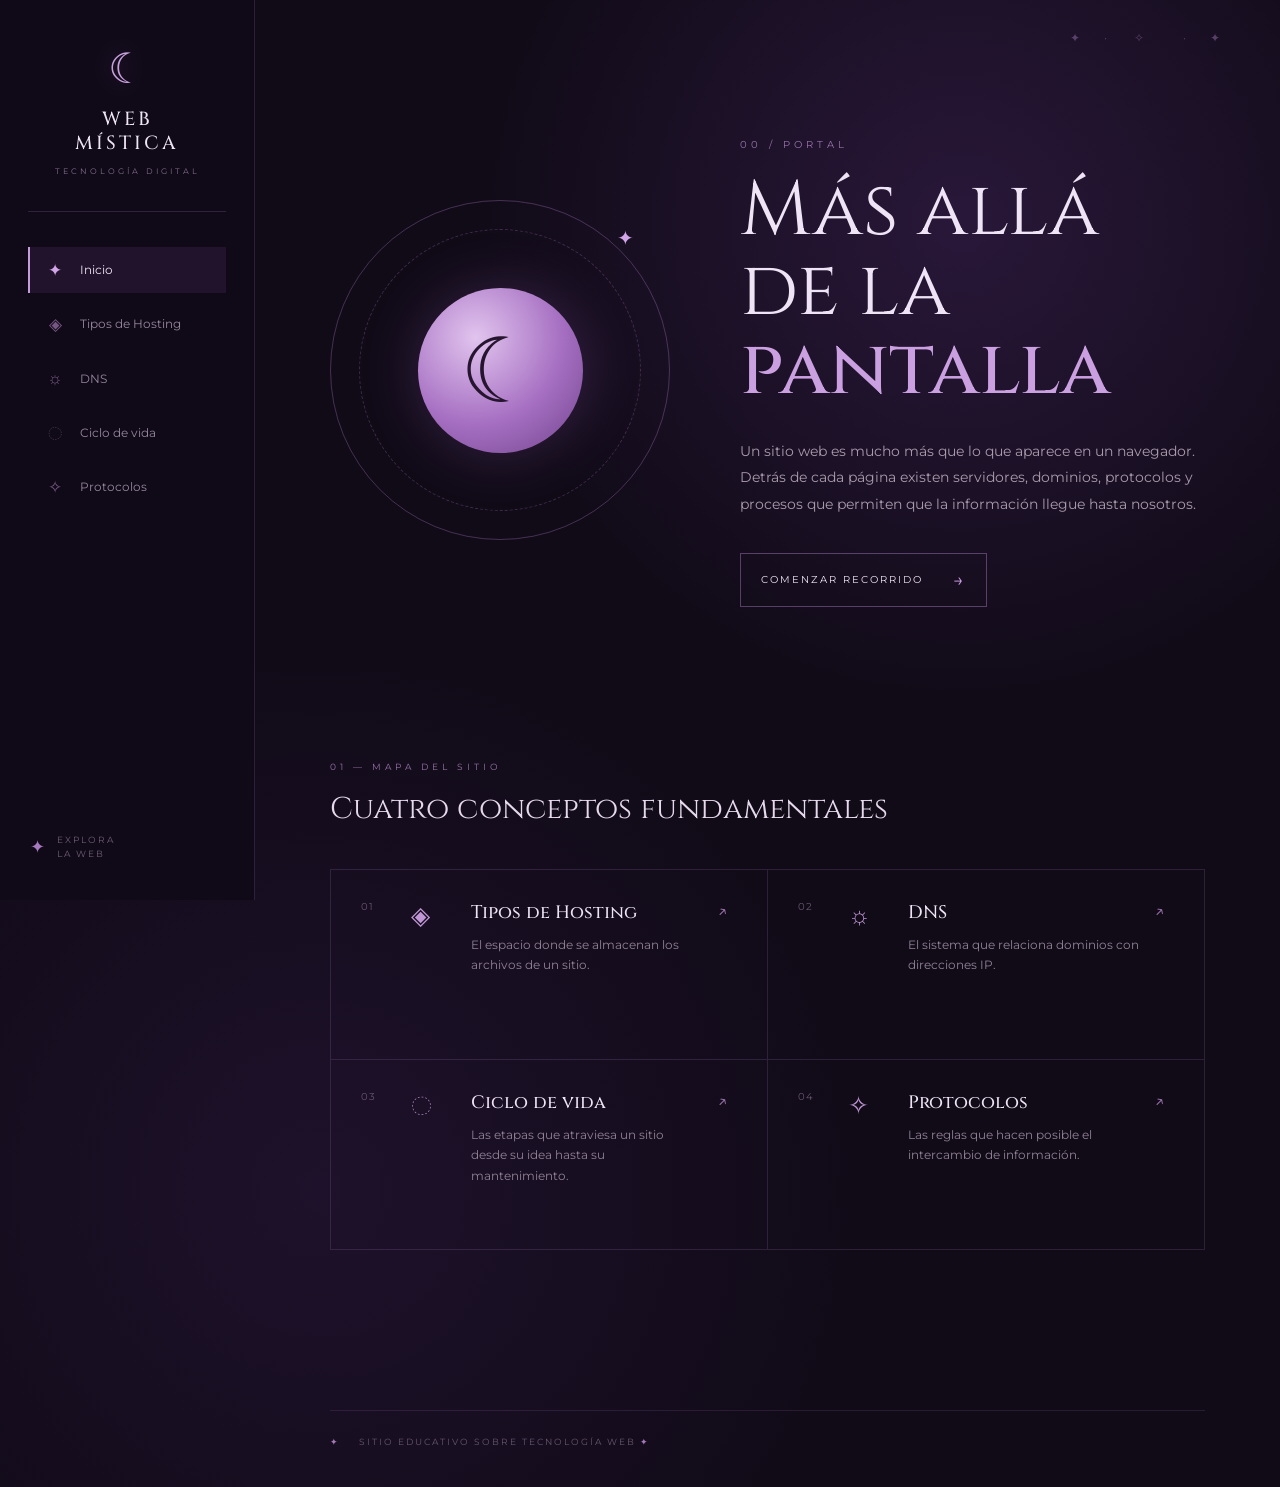
<file: index.html>
<!DOCTYPE html>
<html lang="es">

<head>
    <meta charset="UTF-8">
    <meta name="viewport" content="width=device-width, initial-scale=1.0">
    <title>Portal Web | Inicio</title>
    <link rel="stylesheet" href="estilos.css">
</head>

<body>

    <aside class="sidebar">

        <div class="marca">
            <div class="marca-simbolo">☾</div>
            <h2>WEB<br>MÍSTICA</h2>
            <span>TECNOLOGÍA DIGITAL</span>
        </div>

        <div class="linea"></div>

        <nav>
            <a href="index.html" class="seleccionado">
                <span>✦</span> Inicio
            </a>

            <a href="hosting.html">
                <span>◈</span> Tipos de Hosting
            </a>

            <a href="dns.html">
                <span>☼</span> DNS
            </a>

            <a href="ciclo-vida.html">
                <span>◌</span> Ciclo de vida
            </a>

            <a href="protocolos.html">
                <span>✧</span> Protocolos
            </a>
        </nav>

        <div class="sidebar-final">
            <span>✦</span>
            <p>Explora<br>la web</p>
        </div>

    </aside>


    <main class="principal">

        <div class="estrellas">
            ✦　　·　　 ✧　　　 ·　　✦
        </div>

        <section class="portada">

            <div class="orbita">
                <div class="orbe">☾</div>
            </div>

            <div class="intro">

                <span class="numero-tema">00 / PORTAL</span>

                <h1>
                    Más allá de la<br>
                    <strong>pantalla</strong>
                </h1>

                <p>
                    Un sitio web es mucho más que lo que aparece
                    en un navegador. Detrás de cada página existen
                    servidores, dominios, protocolos y procesos que
                    permiten que la información llegue hasta nosotros.
                </p>

                <a href="hosting.html" class="boton-principal">
                    COMENZAR RECORRIDO
                    <span>→</span>
                </a>

            </div>

        </section>


        <section class="mapa">

            <div class="encabezado-seccion">
                <span>01 — MAPA DEL SITIO</span>
                <h2>Cuatro conceptos fundamentales</h2>
            </div>


            <div class="mapa-grid">

                <a href="hosting.html" class="entrada">

                    <div class="entrada-numero">01</div>

                    <div class="entrada-icono">◈</div>

                    <div>
                        <h3>Tipos de Hosting</h3>
                        <p>
                            El espacio donde se almacenan
                            los archivos de un sitio.
                        </p>
                    </div>

                    <span class="flecha">↗</span>

                </a>


                <a href="dns.html" class="entrada">

                    <div class="entrada-numero">02</div>

                    <div class="entrada-icono">☼</div>

                    <div>
                        <h3>DNS</h3>
                        <p>
                            El sistema que relaciona dominios
                            con direcciones IP.
                        </p>
                    </div>

                    <span class="flecha">↗</span>

                </a>


                <a href="ciclo-vida.html" class="entrada">

                    <div class="entrada-numero">03</div>

                    <div class="entrada-icono">◌</div>

                    <div>
                        <h3>Ciclo de vida</h3>
                        <p>
                            Las etapas que atraviesa un sitio
                            desde su idea hasta su mantenimiento.
                        </p>
                    </div>

                    <span class="flecha">↗</span>

                </a>


                <a href="protocolos.html" class="entrada">

                    <div class="entrada-numero">04</div>

                    <div class="entrada-icono">✧</div>

                    <div>
                        <h3>Protocolos</h3>
                        <p>
                            Las reglas que hacen posible
                            el intercambio de información.
                        </p>
                    </div>

                    <span class="flecha">↗</span>

                </a>

            </div>

        </section>


        <footer>
            <span>✦</span>
            Sitio educativo sobre tecnología web
            <span>✦</span>
        </footer>

    </main>

</body>

</html>
</file>
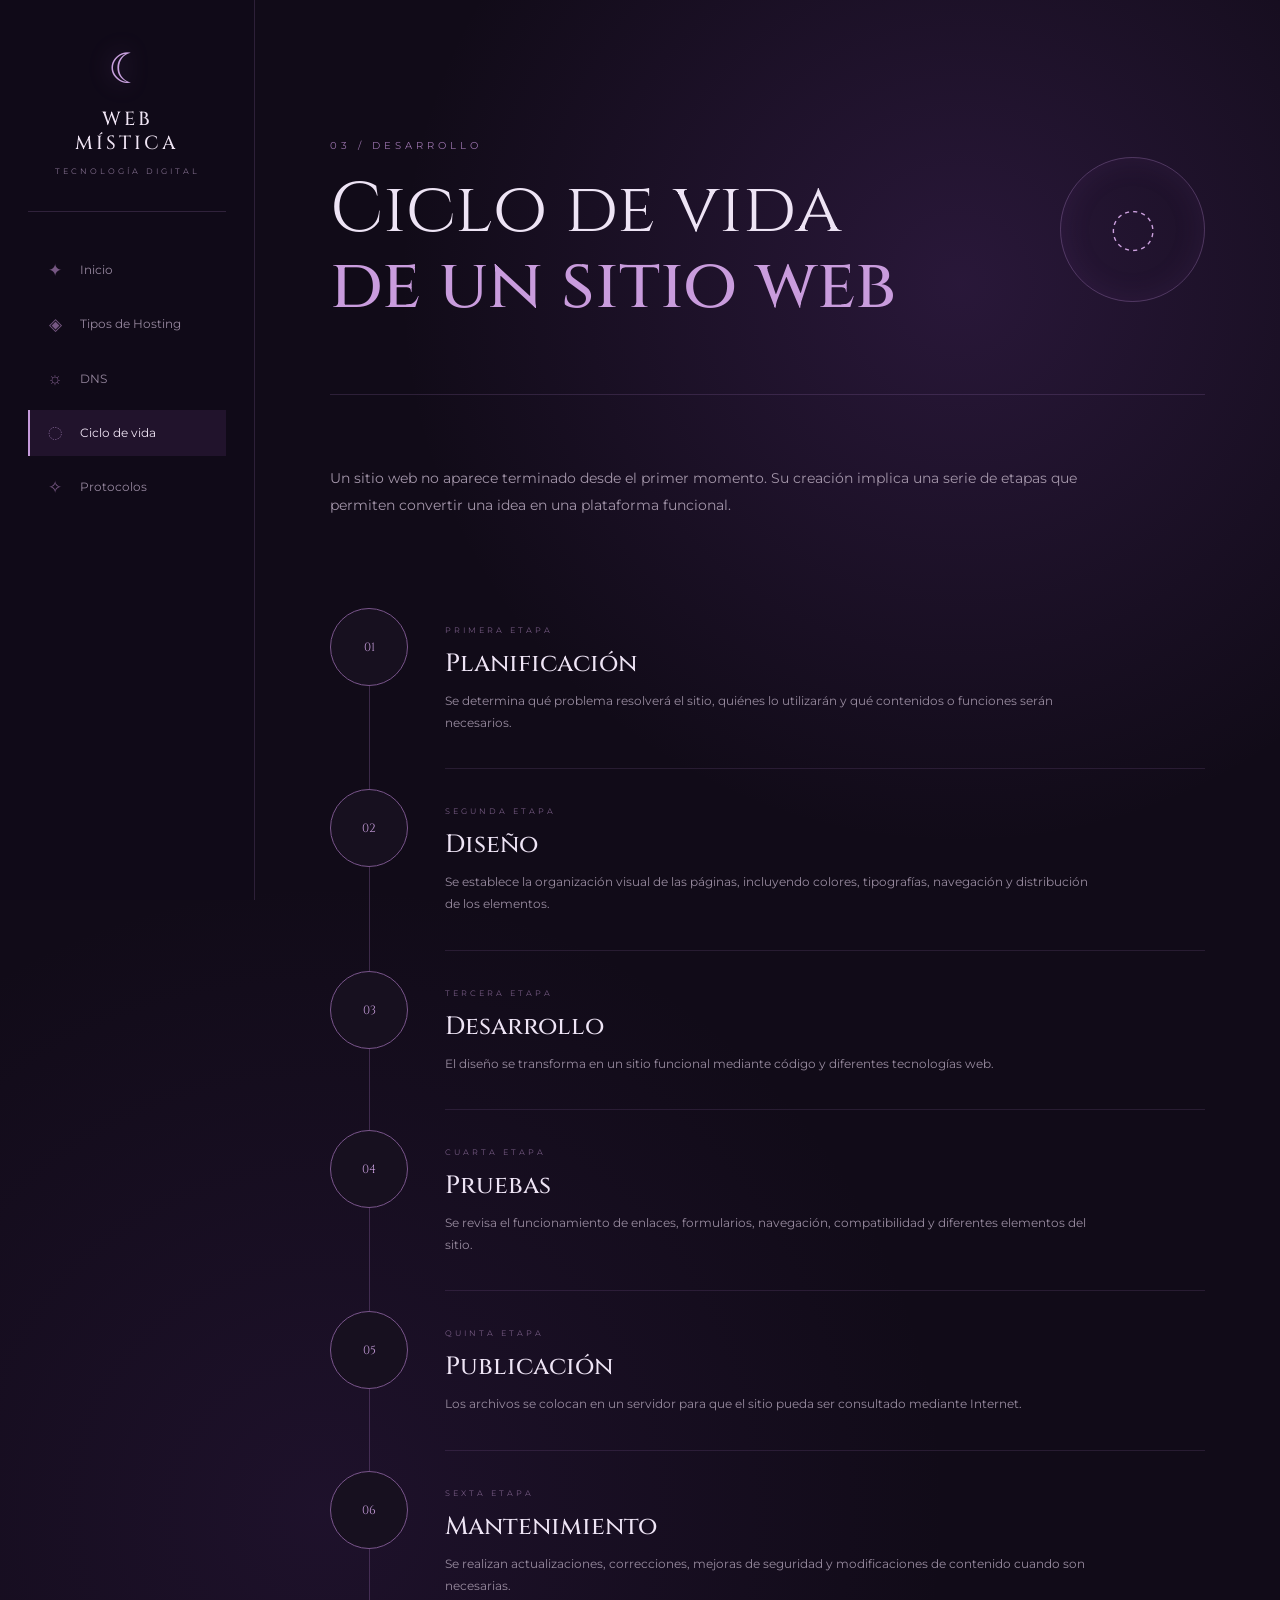
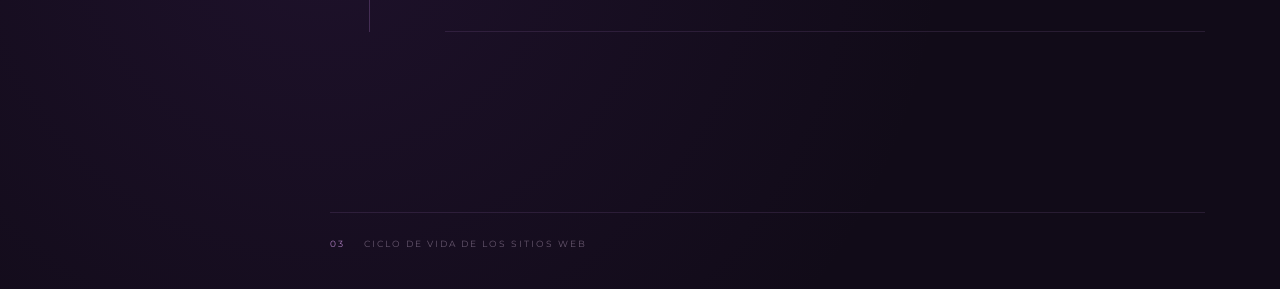
<file: ciclo-vida.html>
<!DOCTYPE html>
<html lang="es">

<head>
    <meta charset="UTF-8">
    <meta name="viewport" content="width=device-width, initial-scale=1.0">
    <title>Ciclo de vida de los sitios web</title>
    <link rel="stylesheet" href="estilos.css">
</head>

<body>

    <aside class="sidebar">

        <div class="marca">
            <div class="marca-simbolo">☾</div>
            <h2>WEB<br>MÍSTICA</h2>
            <span>TECNOLOGÍA DIGITAL</span>
        </div>

        <div class="linea"></div>

        <nav>
            <a href="index.html">
                <span>✦</span> Inicio
            </a>

            <a href="hosting.html">
                <span>◈</span> Tipos de Hosting
            </a>

            <a href="dns.html">
                <span>☼</span> DNS
            </a>

            <a href="ciclo-vida.html" class="seleccionado">
                <span>◌</span> Ciclo de vida
            </a>

            <a href="protocolos.html">
                <span>✧</span> Protocolos
            </a>
        </nav>

    </aside>


    <main class="principal">

        <section class="cabecera-tema">

            <div>

                <span class="numero-tema">03 / DESARROLLO</span>

                <h1>
                    Ciclo de vida<br>
                    <strong>de un sitio web</strong>
                </h1>

            </div>

            <div class="simbolo-grande">
                ◌
            </div>

        </section>


        <section class="ciclo-intro">

            <p>
                Un sitio web no aparece terminado desde el primer momento.
                Su creación implica una serie de etapas que permiten
                convertir una idea en una plataforma funcional.
            </p>

        </section>


        <section class="ruta">

            <div class="ruta-linea"></div>


            <article class="fase">

                <div class="fase-numero">
                    01
                </div>

                <div class="fase-contenido">

                    <span>PRIMERA ETAPA</span>

                    <h2>Planificación</h2>

                    <p>
                        Se determina qué problema resolverá el sitio,
                        quiénes lo utilizarán y qué contenidos o
                        funciones serán necesarios.
                    </p>

                </div>

            </article>


            <article class="fase">

                <div class="fase-numero">
                    02
                </div>

                <div class="fase-contenido">

                    <span>SEGUNDA ETAPA</span>

                    <h2>Diseño</h2>

                    <p>
                        Se establece la organización visual de las
                        páginas, incluyendo colores, tipografías,
                        navegación y distribución de los elementos.
                    </p>

                </div>

            </article>


            <article class="fase">

                <div class="fase-numero">
                    03
                </div>

                <div class="fase-contenido">

                    <span>TERCERA ETAPA</span>

                    <h2>Desarrollo</h2>

                    <p>
                        El diseño se transforma en un sitio funcional
                        mediante código y diferentes tecnologías web.
                    </p>

                </div>

            </article>


            <article class="fase">

                <div class="fase-numero">
                    04
                </div>

                <div class="fase-contenido">

                    <span>CUARTA ETAPA</span>

                    <h2>Pruebas</h2>

                    <p>
                        Se revisa el funcionamiento de enlaces,
                        formularios, navegación, compatibilidad y
                        diferentes elementos del sitio.
                    </p>

                </div>

            </article>


            <article class="fase">

                <div class="fase-numero">
                    05
                </div>

                <div class="fase-contenido">

                    <span>QUINTA ETAPA</span>

                    <h2>Publicación</h2>

                    <p>
                        Los archivos se colocan en un servidor para
                        que el sitio pueda ser consultado mediante
                        Internet.
                    </p>

                </div>

            </article>


            <article class="fase">

                <div class="fase-numero">
                    06
                </div>

                <div class="fase-contenido">

                    <span>SEXTA ETAPA</span>

                    <h2>Mantenimiento</h2>

                    <p>
                        Se realizan actualizaciones, correcciones,
                        mejoras de seguridad y modificaciones de
                        contenido cuando son necesarias.
                    </p>

                </div>

            </article>

        </section>


        <footer>
            <span>03</span>
            Ciclo de vida de los sitios web
        </footer>

    </main>

</body>

</html>
</file>
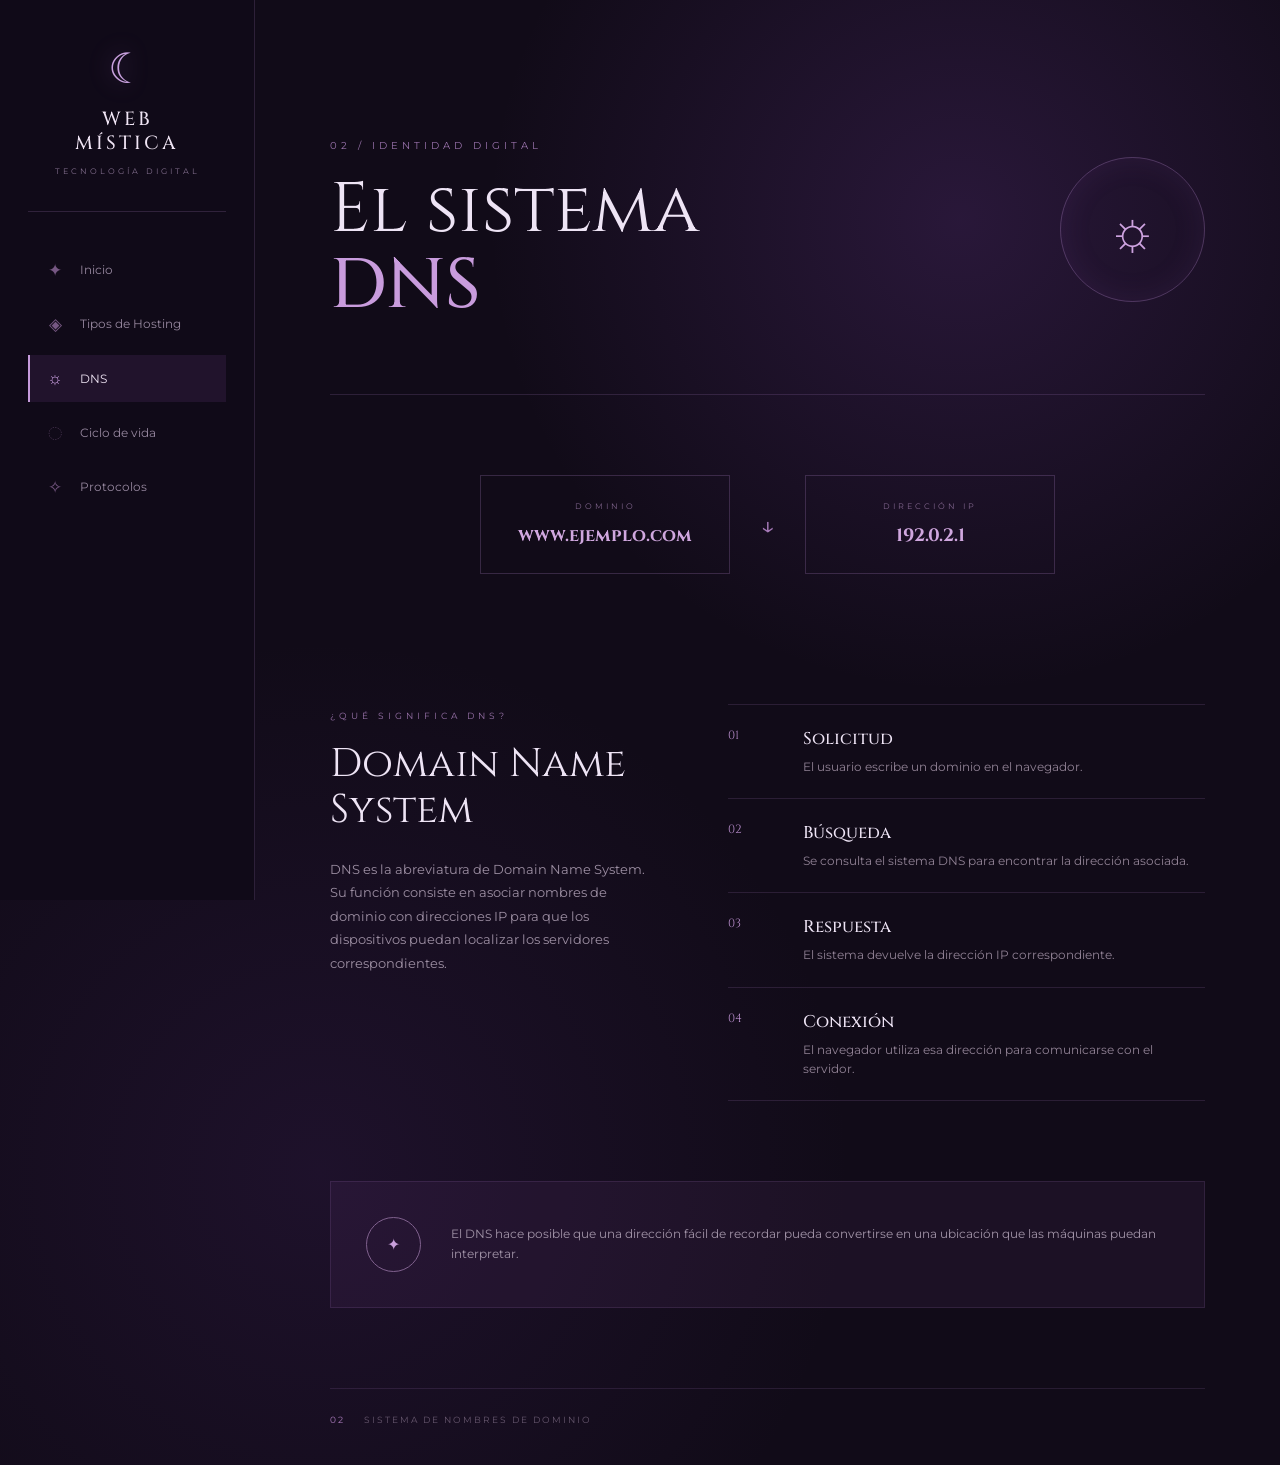
<file: dns.html>
<!DOCTYPE html>
<html lang="es">

<head>
    <meta charset="UTF-8">
    <meta name="viewport" content="width=device-width, initial-scale=1.0">
    <title>DNS</title>
    <link rel="stylesheet" href="estilos.css">
</head>

<body>

    <aside class="sidebar">

        <div class="marca">
            <div class="marca-simbolo">☾</div>
            <h2>WEB<br>MÍSTICA</h2>
            <span>TECNOLOGÍA DIGITAL</span>
        </div>

        <div class="linea"></div>

        <nav>
            <a href="index.html">
                <span>✦</span> Inicio
            </a>

            <a href="hosting.html">
                <span>◈</span> Tipos de Hosting
            </a>

            <a href="dns.html" class="seleccionado">
                <span>☼</span> DNS
            </a>

            <a href="ciclo-vida.html">
                <span>◌</span> Ciclo de vida
            </a>

            <a href="protocolos.html">
                <span>✧</span> Protocolos
            </a>
        </nav>

    </aside>


    <main class="principal">

        <section class="cabecera-tema">

            <div>

                <span class="numero-tema">02 / IDENTIDAD DIGITAL</span>

                <h1>
                    El sistema<br>
                    <strong>DNS</strong>
                </h1>

            </div>

            <div class="simbolo-grande">
                ☼
            </div>

        </section>


        <section class="dns-intro">

            <div class="dominio">
                <span>DOMINIO</span>
                <strong>www.ejemplo.com</strong>
            </div>

            <div class="conector">
                ↓
            </div>

            <div class="ip">
                <span>DIRECCIÓN IP</span>
                <strong>192.0.2.1</strong>
            </div>

        </section>


        <section class="contenido-dns">

            <div class="bloque-texto">

                <span class="pequeno-titulo">
                    ¿QUÉ SIGNIFICA DNS?
                </span>

                <h2>
                    Domain Name<br>
                    System
                </h2>

                <p>
                    DNS es la abreviatura de Domain Name System.
                    Su función consiste en asociar nombres de dominio
                    con direcciones IP para que los dispositivos puedan
                    localizar los servidores correspondientes.
                </p>

            </div>


            <div class="pasos-dns">

                <div class="paso">

                    <span>01</span>

                    <div>
                        <h3>Solicitud</h3>

                        <p>
                            El usuario escribe un dominio en
                            el navegador.
                        </p>
                    </div>

                </div>


                <div class="paso">

                    <span>02</span>

                    <div>
                        <h3>Búsqueda</h3>

                        <p>
                            Se consulta el sistema DNS para
                            encontrar la dirección asociada.
                        </p>
                    </div>

                </div>


                <div class="paso">

                    <span>03</span>

                    <div>
                        <h3>Respuesta</h3>

                        <p>
                            El sistema devuelve la dirección
                            IP correspondiente.
                        </p>
                    </div>

                </div>


                <div class="paso">

                    <span>04</span>

                    <div>
                        <h3>Conexión</h3>

                        <p>
                            El navegador utiliza esa dirección
                            para comunicarse con el servidor.
                        </p>
                    </div>

                </div>

            </div>

        </section>


        <section class="frase-destacada">

            <div class="circulo-decorativo">
                ✦
            </div>

            <p>
                El DNS hace posible que una dirección fácil de recordar
                pueda convertirse en una ubicación que las máquinas
                puedan interpretar.
            </p>

        </section>


        <footer>
            <span>02</span>
            Sistema de nombres de dominio
        </footer>

    </main>

</body>

</html>
</file>
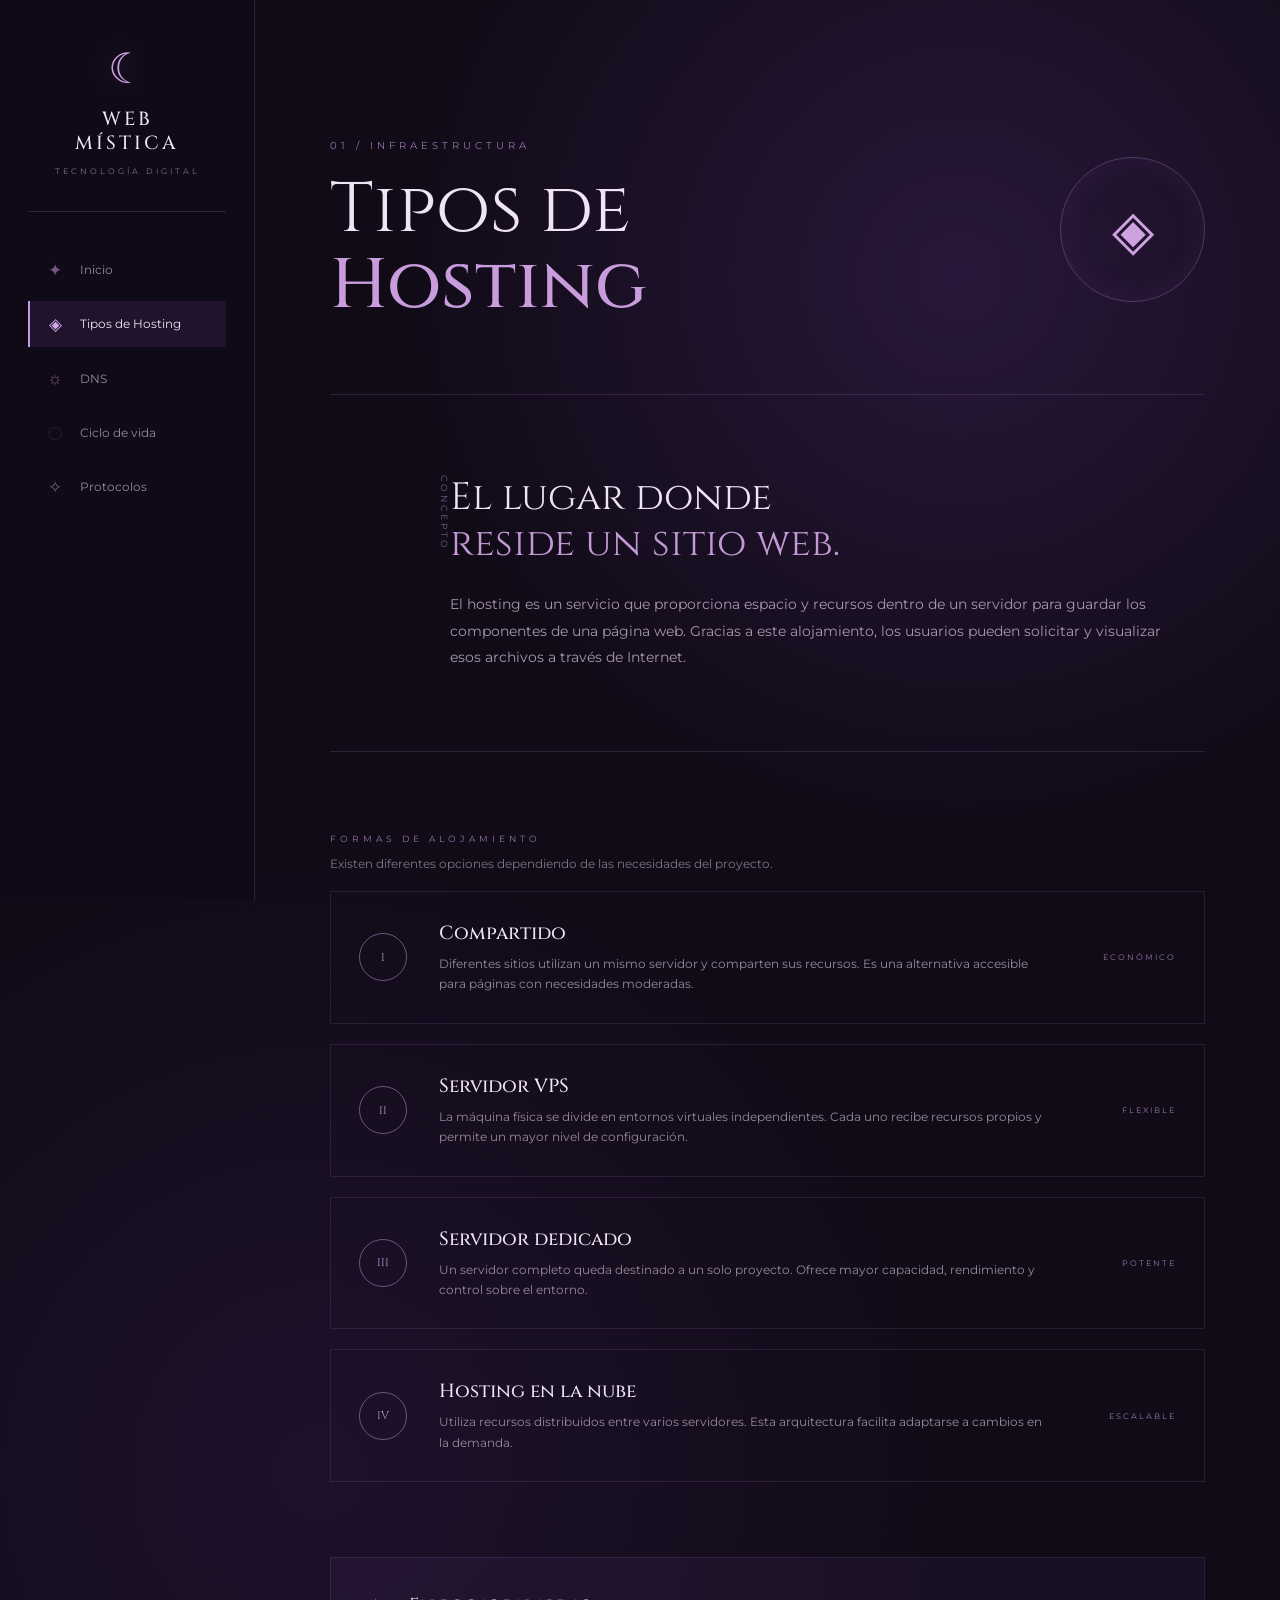
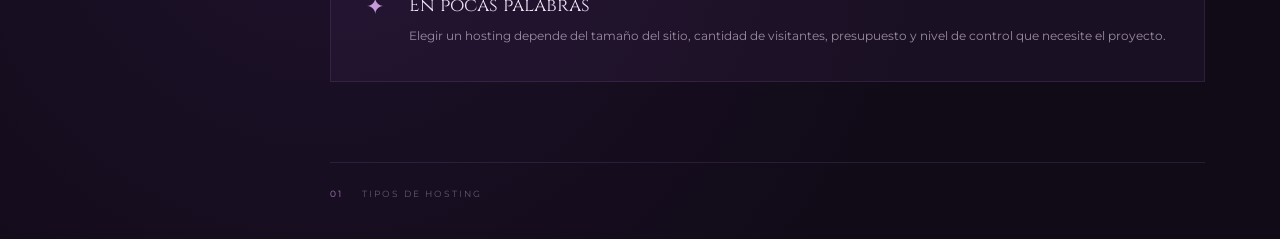
<file: hosting.html>
<!DOCTYPE html>
<html lang="es">

<head>
    <meta charset="UTF-8">
    <meta name="viewport" content="width=device-width, initial-scale=1.0">
    <title>Tipos de Hosting</title>
    <link rel="stylesheet" href="estilos.css">
</head>

<body>

    <aside class="sidebar">

        <div class="marca">
            <div class="marca-simbolo">☾</div>
            <h2>WEB<br>MÍSTICA</h2>
            <span>TECNOLOGÍA DIGITAL</span>
        </div>

        <div class="linea"></div>

        <nav>
            <a href="index.html">
                <span>✦</span> Inicio
            </a>

            <a href="hosting.html" class="seleccionado">
                <span>◈</span> Tipos de Hosting
            </a>

            <a href="dns.html">
                <span>☼</span> DNS
            </a>

            <a href="ciclo-vida.html">
                <span>◌</span> Ciclo de vida
            </a>

            <a href="protocolos.html">
                <span>✧</span> Protocolos
            </a>
        </nav>

    </aside>


    <main class="principal">

        <section class="cabecera-tema">

            <div>
                <span class="numero-tema">01 / INFRAESTRUCTURA</span>

                <h1>
                    Tipos de<br>
                    <strong>Hosting</strong>
                </h1>
            </div>

            <div class="simbolo-grande">
                ◈
            </div>

        </section>


        <section class="concepto">

            <div class="etiqueta-lateral">
                CONCEPTO
            </div>

            <div class="concepto-texto">

                <h2>
                    El lugar donde<br>
                    <span>reside un sitio web.</span>
                </h2>

                <p>
                    El hosting es un servicio que proporciona espacio
                    y recursos dentro de un servidor para guardar los
                    componentes de una página web. Gracias a este
                    alojamiento, los usuarios pueden solicitar y
                    visualizar esos archivos a través de Internet.
                </p>

            </div>

        </section>


        <section class="hosting-lista">

            <div class="titulo-lista">
                <span>FORMAS DE ALOJAMIENTO</span>
                <p>Existen diferentes opciones dependiendo de las necesidades del proyecto.</p>
            </div>


            <article class="hosting-item">

                <div class="hosting-icono">I</div>

                <div>
                    <h3>Compartido</h3>

                    <p>
                        Diferentes sitios utilizan un mismo servidor
                        y comparten sus recursos. Es una alternativa
                        accesible para páginas con necesidades moderadas.
                    </p>
                </div>

                <div class="hosting-tag">
                    ECONÓMICO
                </div>

            </article>


            <article class="hosting-item">

                <div class="hosting-icono">II</div>

                <div>
                    <h3>Servidor VPS</h3>

                    <p>
                        La máquina física se divide en entornos virtuales
                        independientes. Cada uno recibe recursos propios
                        y permite un mayor nivel de configuración.
                    </p>
                </div>

                <div class="hosting-tag">
                    FLEXIBLE
                </div>

            </article>


            <article class="hosting-item">

                <div class="hosting-icono">III</div>

                <div>
                    <h3>Servidor dedicado</h3>

                    <p>
                        Un servidor completo queda destinado a un solo
                        proyecto. Ofrece mayor capacidad, rendimiento
                        y control sobre el entorno.
                    </p>
                </div>

                <div class="hosting-tag">
                    POTENTE
                </div>

            </article>


            <article class="hosting-item">

                <div class="hosting-icono">IV</div>

                <div>
                    <h3>Hosting en la nube</h3>

                    <p>
                        Utiliza recursos distribuidos entre varios
                        servidores. Esta arquitectura facilita adaptarse
                        a cambios en la demanda.
                    </p>
                </div>

                <div class="hosting-tag">
                    ESCALABLE
                </div>

            </article>

        </section>


        <section class="nota">

            <span>✦</span>

            <div>
                <h3>En pocas palabras</h3>

                <p>
                    Elegir un hosting depende del tamaño del sitio,
                    cantidad de visitantes, presupuesto y nivel de
                    control que necesite el proyecto.
                </p>
            </div>

        </section>


        <footer>
            <span>01</span>
            Tipos de Hosting
        </footer>

    </main>

</body>

</html>
</file>
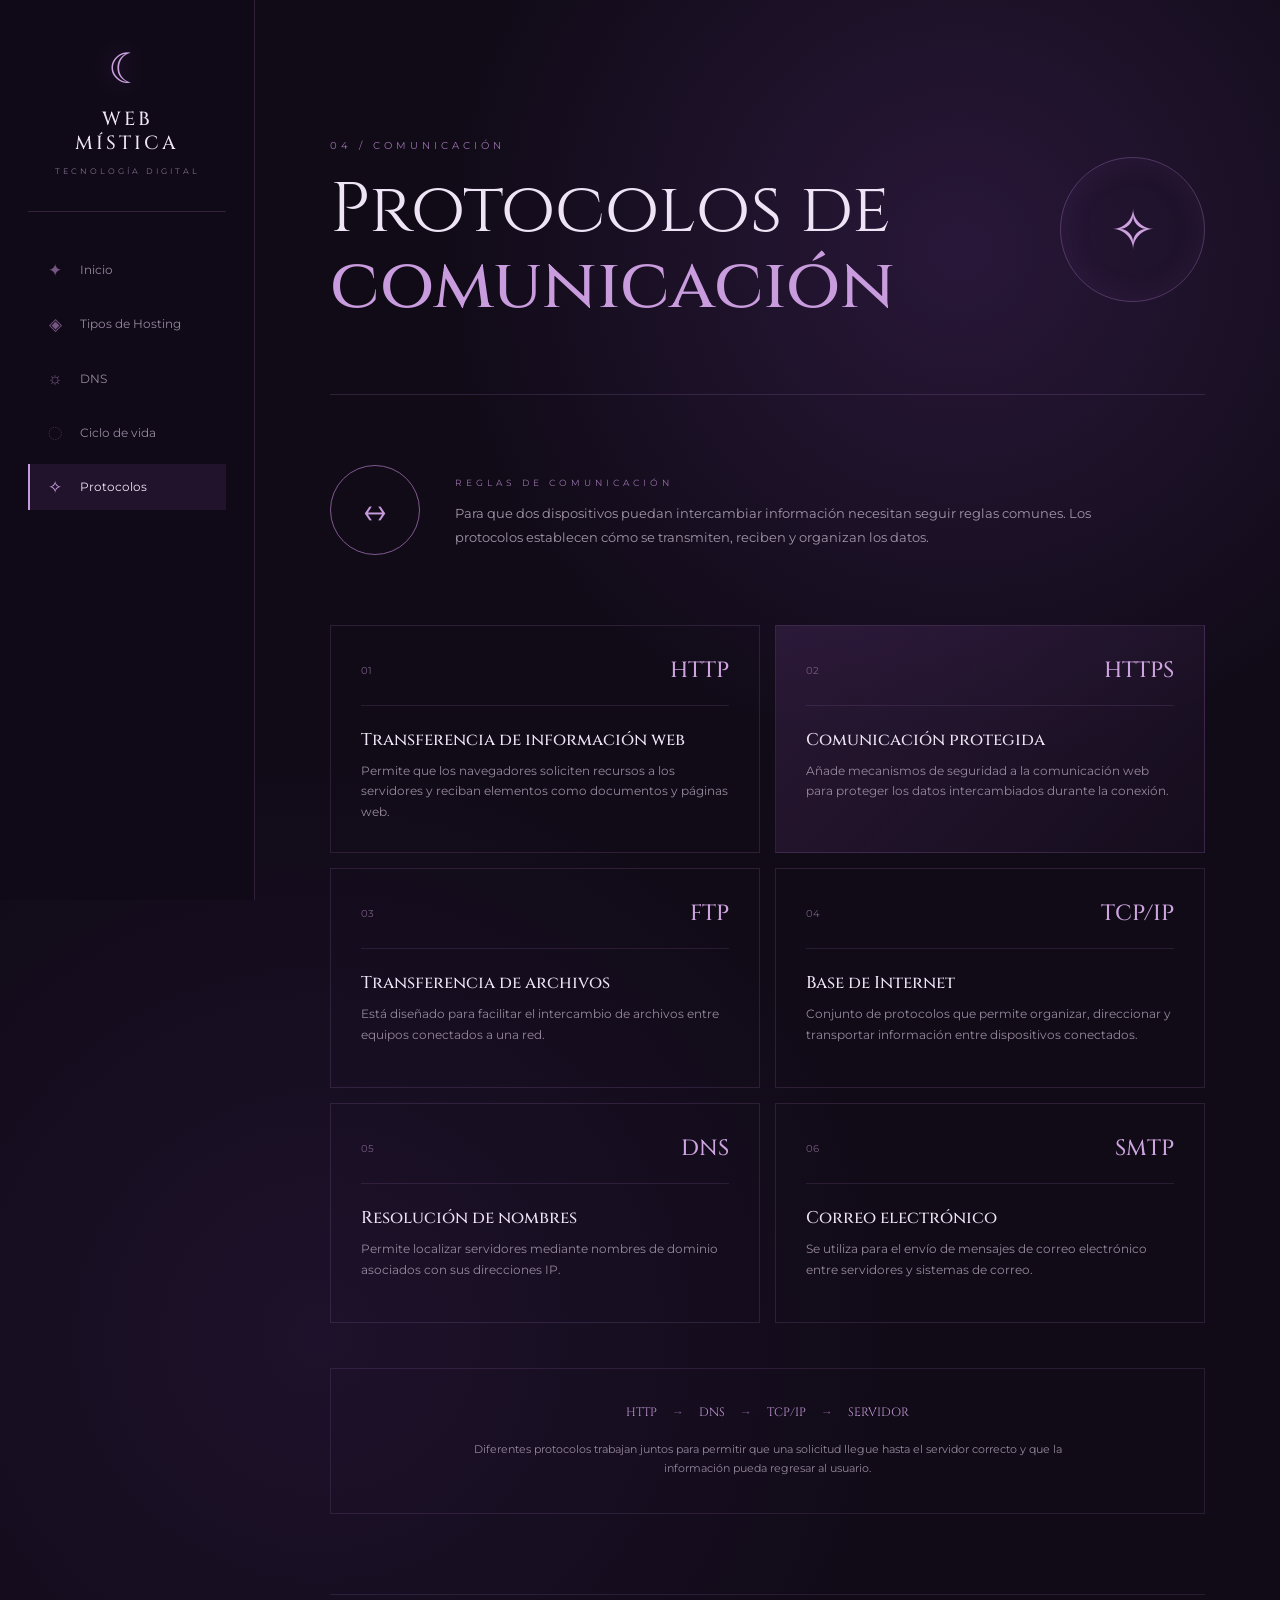
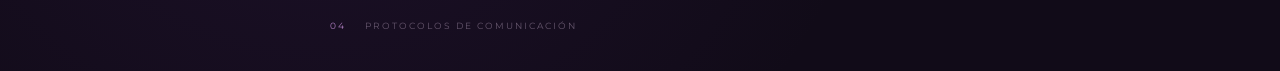
<file: protocolos.html>
<!DOCTYPE html>
<html lang="es">

<head>
    <meta charset="UTF-8">
    <meta name="viewport" content="width=device-width, initial-scale=1.0">
    <title>Protocolos de comunicación</title>
    <link rel="stylesheet" href="estilos.css">
</head>

<body>

    <aside class="sidebar">

        <div class="marca">
            <div class="marca-simbolo">☾</div>
            <h2>WEB<br>MÍSTICA</h2>
            <span>TECNOLOGÍA DIGITAL</span>
        </div>

        <div class="linea"></div>

        <nav>

            <a href="index.html">
                <span>✦</span> Inicio
            </a>

            <a href="hosting.html">
                <span>◈</span> Tipos de Hosting
            </a>

            <a href="dns.html">
                <span>☼</span> DNS
            </a>

            <a href="ciclo-vida.html">
                <span>◌</span> Ciclo de vida
            </a>

            <a href="protocolos.html" class="seleccionado">
                <span>✧</span> Protocolos
            </a>

        </nav>

    </aside>


    <main class="principal">

        <section class="cabecera-tema">

            <div>

                <span class="numero-tema">04 / COMUNICACIÓN</span>

                <h1>
                    Protocolos de<br>
                    <strong>comunicación</strong>
                </h1>

            </div>

            <div class="simbolo-grande">
                ✧
            </div>

        </section>


        <section class="protocolos-intro">

            <div class="protocolo-circulo">
                ↔
            </div>

            <div>

                <span class="pequeno-titulo">
                    REGLAS DE COMUNICACIÓN
                </span>

                <p>
                    Para que dos dispositivos puedan intercambiar
                    información necesitan seguir reglas comunes.
                    Los protocolos establecen cómo se transmiten,
                    reciben y organizan los datos.
                </p>

            </div>

        </section>


        <section class="protocolo-matriz">


            <article class="protocolo-card">

                <div class="protocolo-top">
                    <span>01</span>
                    <strong>HTTP</strong>
                </div>

                <h3>Transferencia de información web</h3>

                <p>
                    Permite que los navegadores soliciten recursos
                    a los servidores y reciban elementos como
                    documentos y páginas web.
                </p>

            </article>


            <article class="protocolo-card destacado">

                <div class="protocolo-top">
                    <span>02</span>
                    <strong>HTTPS</strong>
                </div>

                <h3>Comunicación protegida</h3>

                <p>
                    Añade mecanismos de seguridad a la comunicación
                    web para proteger los datos intercambiados
                    durante la conexión.
                </p>

            </article>


            <article class="protocolo-card">

                <div class="protocolo-top">
                    <span>03</span>
                    <strong>FTP</strong>
                </div>

                <h3>Transferencia de archivos</h3>

                <p>
                    Está diseñado para facilitar el intercambio
                    de archivos entre equipos conectados a una red.
                </p>

            </article>


            <article class="protocolo-card">

                <div class="protocolo-top">
                    <span>04</span>
                    <strong>TCP/IP</strong>
                </div>

                <h3>Base de Internet</h3>

                <p>
                    Conjunto de protocolos que permite organizar,
                    direccionar y transportar información entre
                    dispositivos conectados.
                </p>

            </article>


            <article class="protocolo-card">

                <div class="protocolo-top">
                    <span>05</span>
                    <strong>DNS</strong>
                </div>

                <h3>Resolución de nombres</h3>

                <p>
                    Permite localizar servidores mediante nombres
                    de dominio asociados con sus direcciones IP.
                </p>

            </article>


            <article class="protocolo-card">

                <div class="protocolo-top">
                    <span>06</span>
                    <strong>SMTP</strong>
                </div>

                <h3>Correo electrónico</h3>

                <p>
                    Se utiliza para el envío de mensajes de correo
                    electrónico entre servidores y sistemas de correo.
                </p>

            </article>


        </section>


        <section class="conexion">

            <div class="conexion-linea">
                <span>HTTP</span>
                <i>→</i>
                <span>DNS</span>
                <i>→</i>
                <span>TCP/IP</span>
                <i>→</i>
                <span>SERVIDOR</span>
            </div>

            <p>
                Diferentes protocolos trabajan juntos para permitir
                que una solicitud llegue hasta el servidor correcto
                y que la información pueda regresar al usuario.
            </p>

        </section>


        <footer>
            <span>04</span>
            Protocolos de comunicación
        </footer>

    </main>

</body>

</html>
</file>
<file: estilos.css>
@import url('https://fonts.googleapis.com/css2?family=Cinzel:wght@400;500;600&family=Montserrat:wght@300;400;500;600&display=swap');


/* =====================================
   CONFIGURACIÓN GENERAL
   ===================================== */

* {
    margin: 0;
    padding: 0;
    box-sizing: border-box;
}

html {
    scroll-behavior: smooth;
}

body {
    background:
        radial-gradient(
            circle at 75% 15%,
            rgba(126, 67, 174, 0.22),
            transparent 30%
        ),
        radial-gradient(
            circle at 25% 80%,
            rgba(82, 42, 119, 0.2),
            transparent 35%
        ),
        #110b18;

    color: #eee4f5;
    font-family: 'Montserrat', sans-serif;
    min-height: 100vh;
}


/* =====================================
   BARRA LATERAL
   ===================================== */

.sidebar {
    position: fixed;
    left: 0;
    top: 0;

    width: 255px;
    height: 100vh;

    padding: 42px 28px;

    background: rgba(17, 11, 24, 0.96);

    border-right: 1px solid rgba(197, 151, 230, 0.16);

    z-index: 20;
}


.marca {
    text-align: center;
}

.marca-simbolo {
    font-size: 42px;
    color: #c9a1df;

    margin-bottom: 14px;

    text-shadow:
        0 0 25px rgba(193, 131, 226, 0.4);
}

.marca h2 {
    font-family: 'Cinzel', serif;

    font-size: 19px;
    font-weight: 500;

    line-height: 1.25;

    letter-spacing: 3px;

    color: #f0e5f5;
}

.marca span {
    display: block;

    margin-top: 10px;

    color: #826e8e;

    font-size: 8px;

    letter-spacing: 3px;
}


.linea {
    height: 1px;

    background: rgba(193, 143, 220, 0.18);

    margin: 35px 0;
}


/* =====================================
   NAVEGACIÓN
   ===================================== */

.sidebar nav {
    display: flex;

    flex-direction: column;

    gap: 8px;
}

.sidebar nav a {
    display: flex;

    align-items: center;

    gap: 15px;

    padding: 13px 15px;

    color: #96879f;

    text-decoration: none;

    font-size: 12px;

    border-left: 2px solid transparent;

    transition: 0.3s;
}

.sidebar nav a span {
    width: 20px;

    color: #765783;

    font-size: 17px;

    text-align: center;
}

.sidebar nav a:hover {
    color: #e5d5ed;

    background: rgba(120, 74, 148, 0.1);
}

.sidebar nav a.seleccionado {
    color: #f0e5f5;

    background: rgba(126, 72, 158, 0.16);

    border-left-color: #c69bdc;
}

.sidebar nav a.seleccionado span {
    color: #d1a5e8;
}


/* =====================================
   PARTE FINAL SIDEBAR
   ===================================== */

.sidebar-final {
    position: absolute;

    bottom: 40px;

    left: 30px;

    display: flex;

    align-items: center;

    gap: 12px;

    color: #6f5e77;
}

.sidebar-final span {
    color: #a779be;

    font-size: 18px;
}

.sidebar-final p {
    font-size: 9px;

    line-height: 1.5;

    text-transform: uppercase;

    letter-spacing: 2px;
}


/* =====================================
   CONTENIDO PRINCIPAL
   ===================================== */

.principal {
    margin-left: 255px;

    min-height: 100vh;

    max-width: 1200px;

    padding: 65px 75px 40px;

    position: relative;
}


/* =====================================
   ESTRELLAS
   ===================================== */

.estrellas {
    position: absolute;

    top: 30px;

    right: 60px;

    color: #a67abb;

    opacity: 0.45;

    font-size: 12px;
}


/* =====================================
   PORTADA
   ===================================== */

.portada {
    min-height: 610px;

    display: grid;

    grid-template-columns: 0.8fr 1.2fr;

    align-items: center;

    gap: 70px;
}


.orbita {
    width: 340px;
    height: 340px;

    border-radius: 50%;

    border: 1px solid rgba(190, 137, 219, 0.3);

    position: relative;

    margin: auto;

    display: flex;

    align-items: center;

    justify-content: center;
}

.orbita::before {
    content: "";

    position: absolute;

    width: 280px;
    height: 280px;

    border-radius: 50%;

    border: 1px dashed rgba(190, 137, 219, 0.25);
}

.orbita::after {
    content: "✦";

    position: absolute;

    top: 25px;
    right: 35px;

    color: #d1a5e8;

    font-size: 20px;
}


.orbe {
    width: 165px;
    height: 165px;

    border-radius: 50%;

    display: flex;

    justify-content: center;

    align-items: center;

    font-size: 90px;

    color: #26152f;

    background:
        radial-gradient(
            circle at 35% 30%,
            #e1c4ee,
            #a66fc2 55%,
            #70438b
        );

    box-shadow:
        0 0 55px rgba(169, 102, 204, 0.25);
}


/* =====================================
   TEXTOS DE PORTADA
   ===================================== */

.numero-tema {
    color: #9972ab;

    font-size: 10px;

    letter-spacing: 4px;
}

.intro h1 {
    margin-top: 20px;

    font-family: 'Cinzel', serif;

    font-size: clamp(48px, 6vw, 78px);

    line-height: 1.03;

    font-weight: 400;
}

.intro h1 strong {
    color: #cba0e1;

    font-weight: 500;
}

.intro p {
    max-width: 570px;

    margin-top: 28px;

    color: #aa9bad;

    font-size: 14px;

    line-height: 1.9;
}


.boton-principal {
    display: inline-flex;

    align-items: center;

    gap: 30px;

    margin-top: 35px;

    padding: 15px 20px;

    color: #eee3f3;

    border: 1px solid rgba(190, 139, 217, 0.4);

    text-decoration: none;

    font-size: 10px;

    letter-spacing: 2px;

    transition: 0.3s;
}

.boton-principal span {
    color: #c99bdf;

    font-size: 18px;
}

.boton-principal:hover {
    background: rgba(137, 79, 164, 0.2);

    transform: translateX(5px);
}


/* =====================================
   MAPA DEL SITIO
   ===================================== */

.mapa {
    padding: 80px 0;
}

.encabezado-seccion span,
.titulo-lista span,
.pequeno-titulo {
    color: #9872a9;

    font-size: 9px;

    letter-spacing: 4px;
}

.encabezado-seccion h2 {
    font-family: 'Cinzel', serif;

    font-size: 30px;

    font-weight: 400;

    margin-top: 15px;

    color: #e7d9ed;
}


.mapa-grid {
    margin-top: 40px;

    display: grid;

    grid-template-columns: repeat(2, 1fr);

    border-top: 1px solid rgba(193, 143, 220, 0.16);

    border-left: 1px solid rgba(193, 143, 220, 0.16);
}

.entrada {
    min-height: 190px;

    padding: 30px;

    display: grid;

    grid-template-columns: 35px 45px 1fr 20px;

    align-items: start;

    gap: 15px;

    color: inherit;

    text-decoration: none;

    border-right: 1px solid rgba(193, 143, 220, 0.16);

    border-bottom: 1px solid rgba(193, 143, 220, 0.16);

    transition: 0.3s;
}

.entrada:hover {
    background: rgba(128, 72, 153, 0.12);
}

.entrada-numero {
    color: #66546e;

    font-size: 10px;

    letter-spacing: 1px;
}

.entrada-icono {
    color: #c096d5;

    font-size: 25px;
}

.entrada h3 {
    font-family: 'Cinzel', serif;

    font-size: 18px;

    font-weight: 500;

    margin-bottom: 10px;
}

.entrada p {
    color: #918296;

    font-size: 12px;

    line-height: 1.7;
}

.flecha {
    color: #9670a7;

    font-size: 18px;
}


/* =====================================
   CABECERAS INTERNAS
   ===================================== */

.cabecera-tema {
    min-height: 330px;

    display: flex;

    align-items: center;

    justify-content: space-between;

    border-bottom: 1px solid rgba(193, 143, 220, 0.16);
}

.cabecera-tema h1 {
    font-family: 'Cinzel', serif;

    font-size: clamp(45px, 6vw, 70px);

    font-weight: 400;

    line-height: 1.08;

    margin-top: 20px;
}

.cabecera-tema h1 strong {
    color: #c99cdd;

    font-weight: 500;
}

.simbolo-grande {
    width: 145px;
    height: 145px;

    border: 1px solid rgba(192, 143, 219, 0.3);

    border-radius: 50%;

    display: flex;

    justify-content: center;

    align-items: center;

    color: #cda2df;

    font-size: 55px;

    box-shadow:
        inset 0 0 30px rgba(135, 74, 164, 0.12);
}


/* =====================================
   SECCIÓN CONCEPTO
   ===================================== */

.concepto {
    display: grid;

    grid-template-columns: 120px 1fr;

    padding: 80px 0;

    border-bottom: 1px solid rgba(193, 143, 220, 0.16);
}

.etiqueta-lateral {
    color: #795d87;

    font-size: 9px;

    letter-spacing: 3px;

    writing-mode: vertical-rl;
}

.concepto-texto h2 {
    font-family: 'Cinzel', serif;

    font-size: 38px;

    font-weight: 400;

    line-height: 1.2;
}

.concepto-texto h2 span {
    color: #c39ad6;
}

.concepto-texto p {
    max-width: 720px;

    margin-top: 25px;

    color: #a997ac;

    font-size: 14px;

    line-height: 1.9;
}


/* =====================================
   LISTA HOSTING
   ===================================== */

.hosting-lista {
    padding: 75px 0;
}

.titulo-lista p {
    color: #827285;

    font-size: 12px;

    margin-top: 10px;
}

.hosting-item {
    margin-top: 20px;

    padding: 28px;

    display: grid;

    grid-template-columns: 55px 1fr 100px;

    gap: 25px;

    align-items: center;

    border: 1px solid rgba(193, 143, 220, 0.13);

    transition: 0.3s;
}

.hosting-item:hover {
    background: rgba(123, 70, 148, 0.1);

    border-color: rgba(193, 143, 220, 0.3);
}

.hosting-icono {
    width: 48px;
    height: 48px;

    border-radius: 50%;

    border: 1px solid #725180;

    display: flex;

    align-items: center;
    justify-content: center;

    color: #c197d4;

    font-family: 'Cinzel', serif;

    font-size: 11px;
}

.hosting-item h3 {
    font-family: 'Cinzel', serif;

    font-size: 19px;

    font-weight: 500;

    margin-bottom: 8px;
}

.hosting-item p {
    color: #96899b;

    font-size: 12px;

    line-height: 1.7;
}

.hosting-tag {
    color: #9874a8;

    font-size: 8px;

    letter-spacing: 2px;

    text-align: right;
}


/* =====================================
   NOTA
   ===================================== */

.nota {
    padding: 35px;

    display: flex;

    align-items: flex-start;

    gap: 25px;

    background: rgba(111, 61, 135, 0.1);

    border: 1px solid rgba(193, 143, 220, 0.12);
}

.nota > span {
    color: #c49ada;

    font-size: 22px;
}

.nota h3 {
    font-family: 'Cinzel', serif;

    font-weight: 400;

    margin-bottom: 8px;
}

.nota p {
    color: #9b8ba1;

    font-size: 12px;

    line-height: 1.7;
}


/* =====================================
   DNS
   ===================================== */

.dns-intro {
    padding: 80px 0;

    display: flex;

    align-items: center;

    justify-content: center;

    gap: 30px;
}

.dominio,
.ip {
    padding: 25px 35px;

    border: 1px solid rgba(193, 143, 220, 0.22);

    text-align: center;

    min-width: 250px;
}

.dominio span,
.ip span {
    display: block;

    color: #80658d;

    font-size: 8px;

    letter-spacing: 3px;

    margin-bottom: 12px;
}

.dominio strong,
.ip strong {
    font-family: 'Cinzel', serif;

    font-size: 18px;

    color: #d0a7df;
}

.conector {
    color: #a679b8;

    font-size: 25px;
}


/* =====================================
   CONTENIDO DNS
   ===================================== */

.contenido-dns {
    display: grid;

    grid-template-columns: 0.8fr 1.2fr;

    gap: 80px;

    padding: 50px 0 80px;
}

.bloque-texto h2 {
    font-family: 'Cinzel', serif;

    font-size: 40px;

    font-weight: 400;

    line-height: 1.15;

    margin-top: 18px;
}

.bloque-texto p {
    margin-top: 25px;

    color: #9d8fa3;

    font-size: 13px;

    line-height: 1.8;
}

.pasos-dns {
    border-top: 1px solid rgba(193, 143, 220, 0.15);
}

.paso {
    display: grid;

    grid-template-columns: 55px 1fr;

    gap: 20px;

    padding: 22px 0;

    border-bottom: 1px solid rgba(193, 143, 220, 0.15);
}

.paso > span {
    color: #b68bc9;

    font-family: 'Cinzel', serif;

    font-size: 12px;
}

.paso h3 {
    font-family: 'Cinzel', serif;

    font-weight: 500;

    font-size: 17px;

    margin-bottom: 7px;
}

.paso p {
    color: #918295;

    font-size: 12px;

    line-height: 1.6;
}


/* =====================================
   FRASE DESTACADA
   ===================================== */

.frase-destacada {
    display: flex;

    align-items: center;

    gap: 30px;

    padding: 35px;

    background: rgba(127, 75, 150, 0.1);

    border: 1px solid rgba(193, 143, 220, 0.13);
}

.circulo-decorativo {
    min-width: 55px;
    height: 55px;

    border-radius: 50%;

    border: 1px solid #80618e;

    display: flex;

    align-items: center;
    justify-content: center;

    color: #c9a0dc;
}

.frase-destacada p {
    color: #a294a8;

    font-size: 12px;

    line-height: 1.7;
}


/* =====================================
   CICLO DE VIDA
   ===================================== */

.ciclo-intro {
    max-width: 750px;

    padding: 70px 0;

    color: #a395a9;

    font-size: 14px;

    line-height: 1.9;
}

.ruta {
    position: relative;

    padding: 20px 0 80px;
}

.ruta-linea {
    position: absolute;

    left: 39px;

    top: 30px;

    bottom: 100px;

    width: 1px;

    background: rgba(187, 132, 214, 0.25);
}

.fase {
    display: grid;

    grid-template-columns: 80px 1fr;

    gap: 35px;

    position: relative;

    margin-bottom: 20px;
}

.fase-numero {
    width: 78px;
    height: 78px;

    border-radius: 50%;

    background: #17101f;

    border: 1px solid #79558b;

    display: flex;

    align-items: center;
    justify-content: center;

    color: #c39ad7;

    font-family: 'Cinzel', serif;

    font-size: 12px;

    z-index: 2;
}

.fase-contenido {
    padding: 10px 0 35px;

    border-bottom: 1px solid rgba(193, 143, 220, 0.13);
}

.fase-contenido span {
    color: #765b83;

    font-size: 8px;

    letter-spacing: 3px;
}

.fase-contenido h2 {
    font-family: 'Cinzel', serif;

    font-size: 25px;

    font-weight: 500;

    margin: 10px 0;
}

.fase-contenido p {
    color: #988b9f;

    font-size: 12px;

    line-height: 1.8;

    max-width: 650px;
}


/* =====================================
   PROTOCOLOS
   ===================================== */

.protocolos-intro {
    padding: 70px 0;

    display: flex;

    align-items: center;

    gap: 35px;

    max-width: 800px;
}

.protocolo-circulo {
    min-width: 90px;
    height: 90px;

    border-radius: 50%;

    border: 1px solid #80598f;

    display: flex;

    justify-content: center;
    align-items: center;

    color: #c79bdb;

    font-size: 35px;
}

.protocolos-intro p {
    color: #a295a8;

    font-size: 13px;

    line-height: 1.8;

    margin-top: 12px;
}


/* =====================================
   MATRIZ DE PROTOCOLOS
   ===================================== */

.protocolo-matriz {
    display: grid;

    grid-template-columns: repeat(2, 1fr);

    gap: 15px;
}

.protocolo-card {
    padding: 30px;

    min-height: 220px;

    border: 1px solid rgba(193, 143, 220, 0.15);

    transition: 0.3s;
}

.protocolo-card:hover {
    transform: translateY(-4px);

    background: rgba(121, 67, 145, 0.1);

    border-color: rgba(193, 143, 220, 0.3);
}

.protocolo-card.destacado {
    background:
        linear-gradient(
            135deg,
            rgba(122, 66, 149, 0.22),
            rgba(48, 26, 60, 0.15)
        );
}

.protocolo-top {
    display: flex;

    justify-content: space-between;

    align-items: center;

    padding-bottom: 20px;

    border-bottom: 1px solid rgba(193, 143, 220, 0.13);
}

.protocolo-top span {
    color: #765a82;

    font-size: 10px;
}

.protocolo-top strong {
    font-family: 'Cinzel', serif;

    color: #cda4df;

    font-size: 22px;

    font-weight: 500;
}

.protocolo-card h3 {
    font-family: 'Cinzel', serif;

    font-weight: 500;

    font-size: 17px;

    margin-top: 22px;
}

.protocolo-card p {
    color: #96889c;

    font-size: 12px;

    line-height: 1.7;

    margin-top: 10px;
}


/* =====================================
   CONEXIÓN
   ===================================== */

.conexion {
    margin-top: 45px;

    padding: 35px;

    border: 1px solid rgba(193, 143, 220, 0.13);

    text-align: center;
}

.conexion-linea {
    display: flex;

    justify-content: center;

    align-items: center;

    gap: 15px;

    color: #c69bd9;

    font-family: 'Cinzel', serif;

    font-size: 12px;
}

.conexion-linea i {
    color: #755381;

    font-style: normal;
}

.conexion p {
    max-width: 650px;

    margin: 20px auto 0;

    color: #95879c;

    font-size: 11px;

    line-height: 1.7;
}


/* =====================================
   FOOTER
   ===================================== */

footer {
    margin-top: 80px;

    padding-top: 25px;

    border-top: 1px solid rgba(193, 143, 220, 0.13);

    color: #67576e;

    font-size: 9px;

    letter-spacing: 2px;

    text-transform: uppercase;
}

footer span {
    color: #a879ba;

    margin-right: 15px;
}


/* =====================================
   RESPONSIVE
   ===================================== */

@media (max-width: 900px) {

    .sidebar {
        position: relative;

        width: 100%;

        height: auto;

        padding: 25px 20px;
    }

    .marca {
        display: flex;

        align-items: center;

        justify-content: center;

        gap: 15px;
    }

    .marca-simbolo {
        margin: 0;

        font-size: 30px;
    }

    .marca h2 {
        font-size: 15px;
    }

    .marca span {
        display: none;
    }

    .linea,
    .sidebar-final {
        display: none;
    }

    .sidebar nav {
        flex-direction: row;

        justify-content: center;

        flex-wrap: wrap;

        margin-top: 20px;
    }

    .sidebar nav a {
        padding: 9px 10px;

        border-left: none;

        border-bottom: 2px solid transparent;
    }

    .sidebar nav a.seleccionado {
        border-bottom-color: #c69bdc;
    }

    .principal {
        margin-left: 0;

        padding: 45px 30px;
    }

    .portada {
        grid-template-columns: 1fr;

        text-align: center;

        gap: 50px;
    }

    .intro p {
        margin-left: auto;
        margin-right: auto;
    }

    .mapa-grid {
        grid-template-columns: 1fr;
    }

    .contenido-dns {
        grid-template-columns: 1fr;

        gap: 40px;
    }
}


@media (max-width: 600px) {

    .principal {
        padding: 35px 18px;
    }

    .portada {
        min-height: auto;

        padding: 35px 0 60px;
    }

    .orbita {
        width: 240px;
        height: 240px;
    }

    .orbita::before {
        width: 195px;
        height: 195px;
    }

    .orbe {
        width: 115px;
        height: 115px;

        font-size: 60px;
    }

    .intro h1 {
        font-size: 43px;
    }

    .cabecera-tema {
        min-height: 250px;
    }

    .cabecera-tema h1 {
        font-size: 42px;
    }

    .simbolo-grande {
        width: 90px;
        height: 90px;

        font-size: 35px;
    }

    .concepto {
        grid-template-columns: 1fr;
    }

    .etiqueta-lateral {
        writing-mode: initial;

        margin-bottom: 25px;
    }

    .concepto-texto h2 {
        font-size: 30px;
    }

    .hosting-item {
        grid-template-columns: 45px 1fr;
    }

    .hosting-tag {
        display: none;
    }

    .dns-intro {
        flex-direction: column;

        padding: 55px 0;
    }

    .dominio,
    .ip {
        width: 100%;

        min-width: 0;
    }

    .contenido-dns {
        padding-top: 20px;
    }

    .fase {
        grid-template-columns: 55px 1fr;

        gap: 20px;
    }

    .fase-numero {
        width: 55px;
        height: 55px;
    }

    .ruta-linea {
        left: 27px;
    }

    .protocolo-matriz {
        grid-template-columns: 1fr;
    }

    .protocolos-intro {
        align-items: flex-start;
    }

    .protocolo-circulo {
        min-width: 65px;
        height: 65px;
        font-size: 25px;
    }

    .conexion-linea {
        flex-wrap: wrap;
    }

    .entrada {
        grid-template-columns: 30px 35px 1fr 15px;

        padding: 23px 18px;
    }

}
</file>
